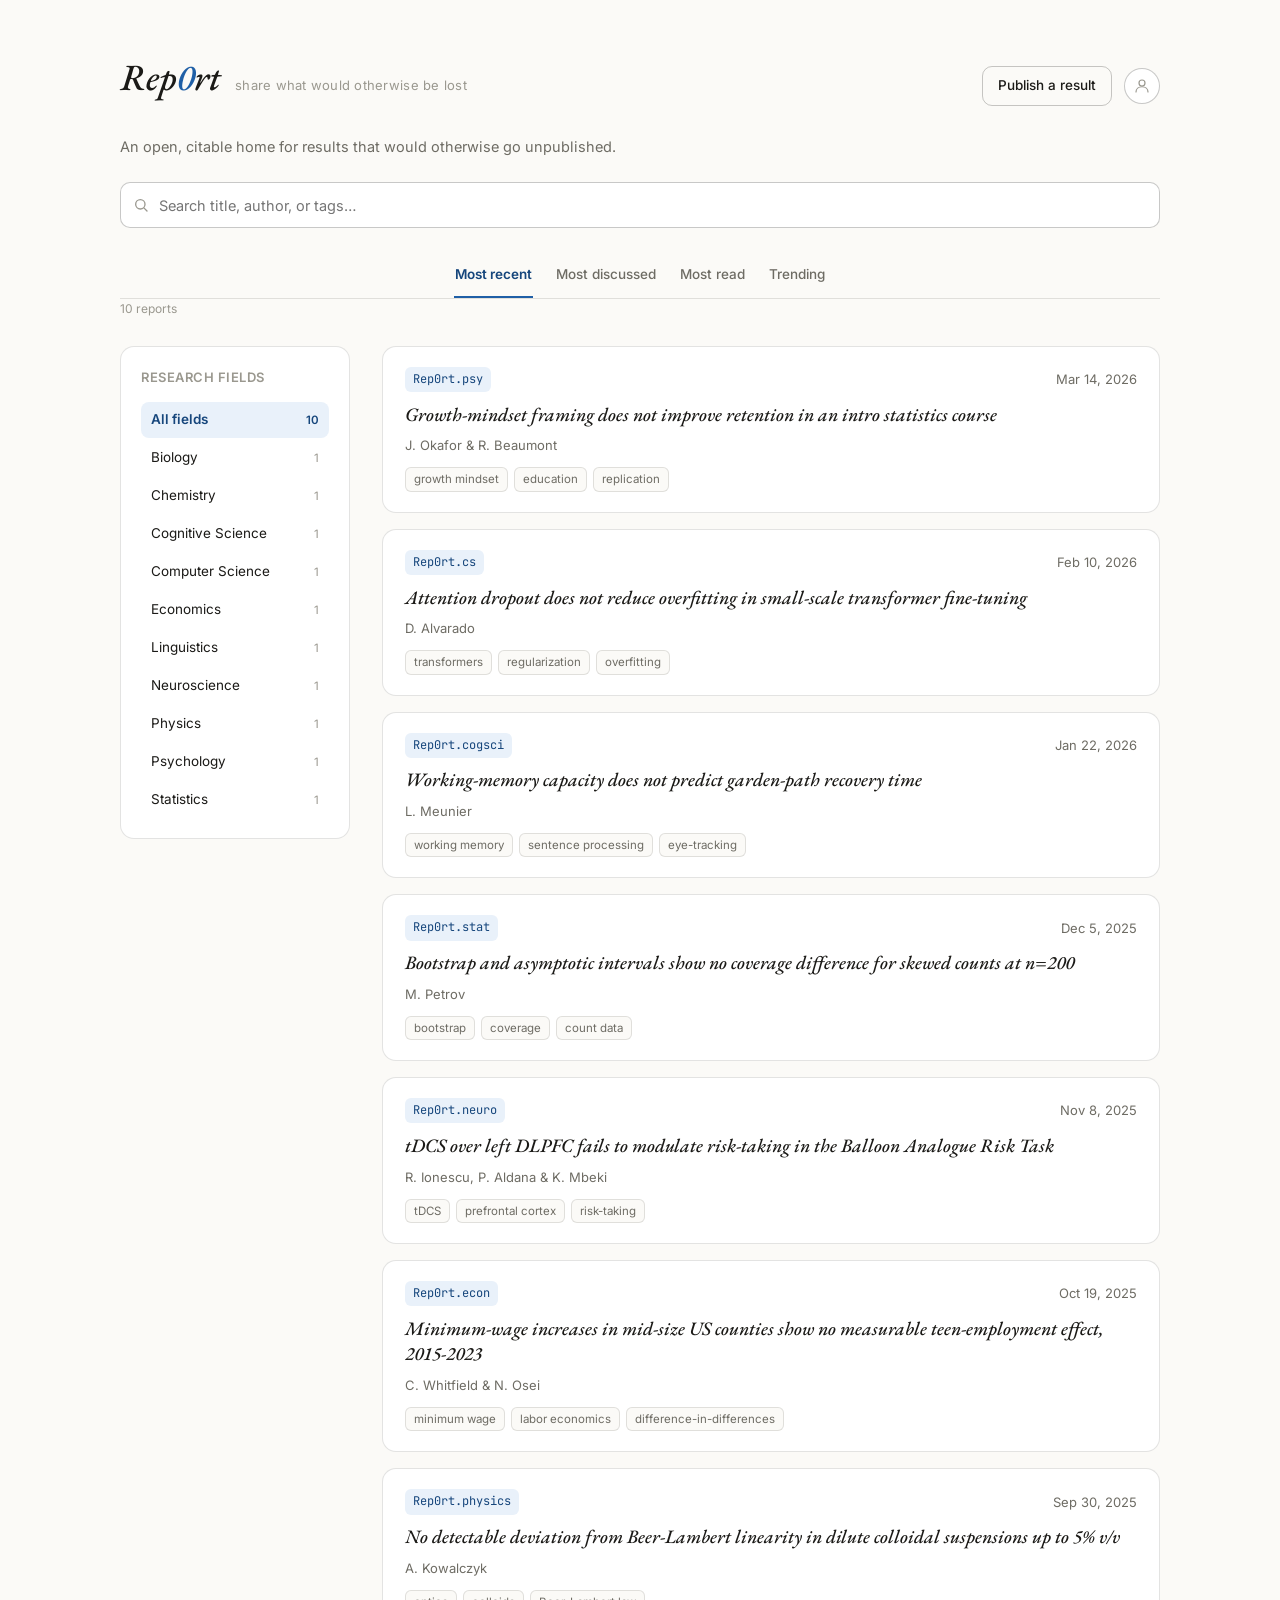
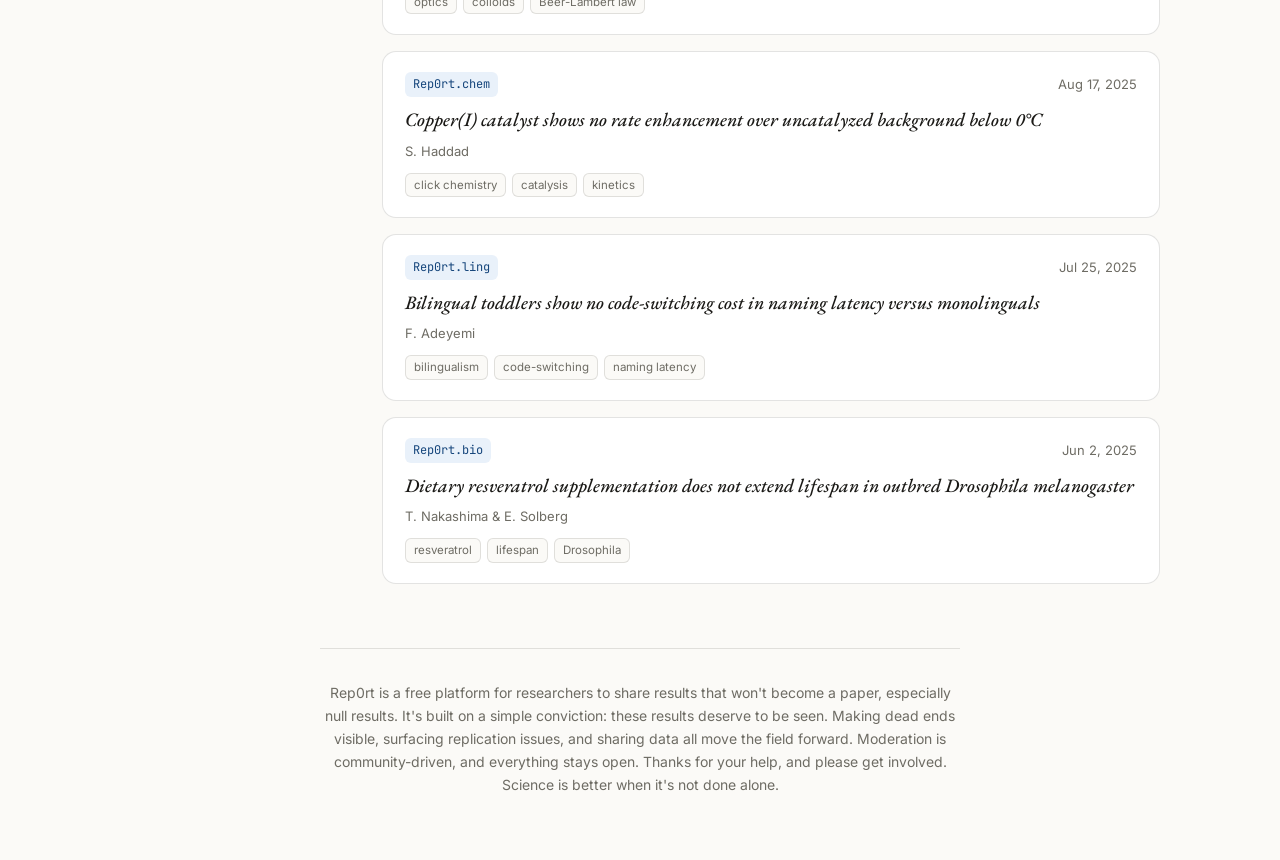
<file: index.html>
<!DOCTYPE html>
<html lang="en">
<head>
<meta charset="UTF-8" />
<meta name="viewport" content="width=device-width, initial-scale=1.0" />
<title>Rep0rt — an open record of null results</title>
<link rel="preconnect" href="https://fonts.googleapis.com" />
<link rel="preconnect" href="https://fonts.gstatic.com" crossorigin />
<link href="https://fonts.googleapis.com/css2?family=EB+Garamond:ital,wght@0,400;0,500;1,400;1,500&family=Inter:wght@400;500;600&family=JetBrains+Mono:wght@400&display=swap" rel="stylesheet" />
<link rel="stylesheet" href="assets/rep0rt.css" />
<style>
  .wrap { max-width:1080px; }

  header.site { justify-content:space-between; }
  .brand-group { display:flex; align-items:baseline; gap:14px; flex-wrap:wrap; }
  .header-actions { display:flex; align-items:center; gap:12px; flex:none; }
  .btn-publish {
    font-size:13.5px; font-weight:500; padding:0.5rem 0.95rem; border-radius:var(--radius);
    border:0.5px solid var(--line-strong); color:var(--ink); text-decoration:none; white-space:nowrap;
    transition:border-color .12s, color .12s;
  }
  .btn-publish:hover { border-color:var(--accent); color:var(--accent-ink); }

  .profile-wrap { position:relative; flex:none; }
  .profile-btn {
    width:36px; height:36px; border-radius:50%; border:0.5px solid var(--line-strong);
    background:var(--surface); color:var(--hint); display:flex; align-items:center; justify-content:center;
    cursor:pointer; padding:0; transition:border-color .12s, color .12s, background .12s;
  }
  .profile-btn:hover { border-color:var(--accent); color:var(--accent); }
  .profile-btn.logged-in { background:var(--accent-bg); border-color:var(--accent); color:var(--accent-ink); }
  .profile-btn svg { width:18px; height:18px; }
  .profile-pop {
    position:absolute; top:calc(100% + 10px); right:0; background:var(--surface); border:0.5px solid var(--line);
    border-radius:12px; padding:1rem; width:210px; box-shadow:0 10px 28px rgba(0,0,0,0.14); z-index:20;
  }
  .profile-pop[hidden] { display:none; }
  .profile-pop p { font-size:13px; color:var(--muted); margin:0 0 0.8rem; line-height:1.5; }
  .profile-pop .btn { width:100%; }

  .lede { font-size:14.5px; color:var(--muted); margin:1.75rem 0 0; max-width:62ch; }

  .search-wrap { position:relative; margin-top:1.5rem; }
  .search-wrap svg { position:absolute; left:13px; top:50%; transform:translateY(-50%); width:16px; height:16px; color:var(--hint); pointer-events:none; }
  #search {
    width:100%; background:var(--surface); color:var(--ink);
    border:0.5px solid var(--line-strong); border-radius:var(--radius);
    padding:0.65rem 0.85rem 0.65rem 2.35rem; font:inherit; font-size:14.5px; outline:none;
    transition:border-color .12s, box-shadow .12s;
  }
  #search:focus { border-color:var(--accent); box-shadow:0 0 0 3px var(--accent-bg); }

  .sort-tabs { display:flex; gap:22px; justify-content:center; margin:1.5rem 0 0; flex-wrap:wrap; border-bottom:0.5px solid var(--line); }
  .sort-tab {
    font:inherit; font-size:13.5px; font-weight:500; padding:0.7rem 1px; margin-bottom:-0.5px;
    background:none; border:none; border-bottom:2px solid transparent; color:var(--muted); cursor:pointer;
    transition:color .12s, border-color .12s;
  }
  .sort-tab:hover { color:var(--ink); }
  .sort-tab.active { color:var(--accent-ink); border-bottom-color:var(--accent); font-weight:600; }

  .layout { display:flex; gap:2rem; align-items:flex-start; margin-top:1.75rem; }
  .feed-main { flex:1; min-width:0; }

  .sidebar {
    width:230px; flex:none; background:var(--surface); border:0.5px solid var(--line);
    border-radius:14px; padding:1.25rem; position:sticky; top:1.5rem;
  }
  .sidebar-title { font-size:13px; font-weight:600; text-transform:uppercase; letter-spacing:0.04em; color:var(--hint); margin:0 0 0.9rem; }
  .field-list { list-style:none; margin:0; padding:0; display:flex; flex-direction:column; gap:2px; }
  .field-item {
    display:flex; align-items:center; justify-content:space-between; gap:8px; padding:0.45rem 0.6rem;
    border-radius:8px; text-decoration:none; color:var(--ink); font-size:13.5px; transition:background .12s;
  }
  .field-item:hover { background:var(--paper); }
  .field-item.active { background:var(--accent-bg); color:var(--accent-ink); font-weight:600; }
  .field-item .field-count { font-size:11.5px; color:var(--hint); }
  .field-item.active .field-count { color:var(--accent-ink); }

  .count { font-size:12px; color:var(--hint); margin:0 0 0.9rem; }

  .cards { display:grid; gap:1rem; }
  .card {
    display:block; background:var(--surface); border:0.5px solid var(--line); border-radius:14px;
    padding:1.25rem 1.4rem; text-decoration:none; color:inherit; cursor:pointer;
    transition:border-color .12s, transform .06s;
  }
  .card:hover { border-color:var(--line-strong); }
  .card:active { transform:scale(0.995); }
  .card-top { display:flex; align-items:center; justify-content:space-between; gap:10px; margin-bottom:0.6rem; }
  .card h2 { font-family:"EB Garamond", Georgia, serif; font-weight:500; font-style:italic; font-size:19px; line-height:1.35; margin:0 0 0.5rem; color:var(--ink); }
  .card-meta { display:flex; flex-wrap:wrap; gap:6px 10px; font-size:13px; color:var(--muted); align-items:center; }
  .card-meta .dot { color:var(--hint); }
  .card-tags { display:flex; flex-wrap:wrap; gap:6px; margin-top:0.7rem; }
  .tag { font-size:11.5px; color:var(--muted); background:var(--paper); border:0.5px solid var(--line); border-radius:6px; padding:2px 8px; }

  .empty { text-align:center; color:var(--hint); font-size:14px; padding:2.5rem 0; }

  @media (max-width:800px) {
    .layout { flex-direction:column; }
    .sidebar { width:100%; position:static; }
  }
  @media (max-width:560px) { .wrap { padding-top:2rem; } }
</style>
</head>
<body>
<div class="wrap">

  <header class="site">
    <div class="brand-group">
      <span class="mark">Rep<span class="z">0</span>rt</span>
      <span class="meta">share what would otherwise be lost</span>
    </div>
    <div class="header-actions">
      <a class="btn-publish" href="submit.html">Publish a result</a>
      <div class="profile-wrap">
        <button type="button" class="profile-btn" id="profile-btn" aria-haspopup="true" aria-expanded="false" title="Account">
          <svg viewBox="0 0 24 24" fill="none" stroke="currentColor" stroke-width="1.6" stroke-linecap="round" stroke-linejoin="round"><circle cx="12" cy="8" r="4"/><path d="M4 20c0-4.4 3.6-7 8-7s8 2.6 8 7"/></svg>
        </button>
        <div class="profile-pop" id="profile-pop" hidden>
          <p>You're not logged in.</p>
          <button type="button" class="btn primary" id="profile-login">Log in</button>
        </div>
      </div>
    </div>
  </header>

  <p class="lede">An open, citable home for results that would otherwise go unpublished.</p>

  <div class="search-wrap">
    <svg viewBox="0 0 24 24" fill="none" stroke="currentColor" stroke-width="2" stroke-linecap="round" stroke-linejoin="round"><circle cx="11" cy="11" r="7"/><path d="M21 21l-4.3-4.3"/></svg>
    <input type="text" id="search" placeholder="Search title, author, or tags…" autocomplete="off" />
  </div>

  <div class="sort-tabs" role="tablist" id="sort-tabs">
    <button type="button" class="sort-tab active" data-sort="recent" role="tab" aria-selected="true">Most recent</button>
    <button type="button" class="sort-tab" data-sort="discussed" role="tab" aria-selected="false">Most discussed</button>
    <button type="button" class="sort-tab" data-sort="read" role="tab" aria-selected="false">Most read</button>
    <button type="button" class="sort-tab" data-sort="trending" role="tab" aria-selected="false">Trending</button>
  </div>

  <p class="count" id="count"></p>

  <div class="layout">
    <aside class="sidebar">
      <h2 class="sidebar-title">Research fields</h2>
      <ul class="field-list" id="field-list"></ul>
    </aside>

    <main class="feed-main">
      <div class="cards" id="cards"></div>
      <p class="empty" id="empty" hidden>No reports match your search.</p>
    </main>
  </div>

  <p class="foot">Rep0rt is a free platform for researchers to share results that won't become a paper, especially null results. It's built on a simple conviction: these results deserve to be seen. Making dead ends visible, surfacing replication issues, and sharing data all move the field forward. Moderation is community-driven, and everything stays open. Thanks for your help, and please get involved. Science is better when it's not done alone.</p>

</div>

<script src="assets/reports-data.js"></script>
<script src="assets/index.js"></script>
</body>
</html>
</file>
<file: assets/rep0rt.css>
/* Shared tokens and base styles for index.html / report.html / submit.html.
   Page-specific layout stays in each page's own <style> block. */
:root {
  --paper:#FBFAF7; --surface:#FFFFFF; --ink:#1B1A17; --muted:#6E6C64; --hint:#9A988F;
  --line:rgba(27,26,23,0.12); --line-strong:rgba(27,26,23,0.24);
  --accent:#1F5FA6; --accent-ink:#16467C; --accent-bg:#E9F1FA;
  --warn:#B26B00; --danger:#B42318;
  --radius:10px;
}
@media (prefers-color-scheme: dark) {
  :root {
    --paper:#1A1A18; --surface:#232320; --ink:#ECEAE3; --muted:#A6A49B; --hint:#76746C;
    --line:rgba(236,234,227,0.14); --line-strong:rgba(236,234,227,0.28);
    --accent:#6FA8E0; --accent-ink:#BCD7F2; --accent-bg:#233649;
    --warn:#E5A94D; --danger:#E88A82;
  }
}
* { box-sizing:border-box; }
body {
  margin:0; background:var(--paper); color:var(--ink);
  font-family:"Inter", system-ui, -apple-system, sans-serif;
  font-size:16px; line-height:1.6; -webkit-font-smoothing:antialiased;
}
.wrap { max-width:720px; margin:0 auto; padding:3rem 1.25rem 4rem; }

header.site { display:flex; align-items:baseline; gap:14px; flex-wrap:wrap; }
.mark { font-family:"EB Garamond", Georgia, serif; font-style:italic; font-weight:500; font-size:37px; letter-spacing:0; color:var(--ink); text-decoration:none; }
.mark .z { color:var(--accent); }
.meta { font-size:13px; color:var(--hint); letter-spacing:0.02em; }

.cta {
  display:inline-block; font-size:15px; font-weight:500; text-decoration:none;
  color:#fff; background:var(--accent); border-radius:var(--radius); padding:0.7rem 1.4rem;
  transition:transform .06s, opacity .12s;
}
@media (prefers-color-scheme: dark) { .cta { color:#12100c; } }
.cta:hover { opacity:0.92; }
.cta:active { transform:scale(0.98); }

button.btn {
  font:inherit; font-size:14px; cursor:pointer; background:transparent; color:var(--ink);
  border:0.5px solid var(--line-strong); border-radius:var(--radius); padding:0.55rem 1rem; transition:background .12s, transform .06s;
}
button.btn:hover { background:var(--surface); }
button.btn:active { transform:scale(0.98); }
button.primary { border-color:var(--accent); color:var(--accent-ink); background:var(--accent-bg); }

.tex { font-family:"JetBrains Mono", monospace; font-size:10px; letter-spacing:0.04em; color:var(--accent-ink); background:var(--accent-bg); padding:2px 7px; border-radius:6px; text-transform:uppercase; }
.disc-badge { font-family:"JetBrains Mono", monospace; font-size:12px; color:var(--accent-ink); background:var(--accent-bg); padding:3px 8px; border-radius:6px; white-space:nowrap; }

.foot { font-family:"Inter", system-ui, sans-serif; font-size:14px; line-height:1.65; color:var(--muted); text-align:center; max-width:640px; margin:4rem auto 0; padding-top:2rem; border-top:0.5px solid var(--line); }
:focus-visible { outline:2px solid var(--accent); outline-offset:2px; }
@media (max-width:560px) { .wrap { padding-top:2rem; } }
</file>
